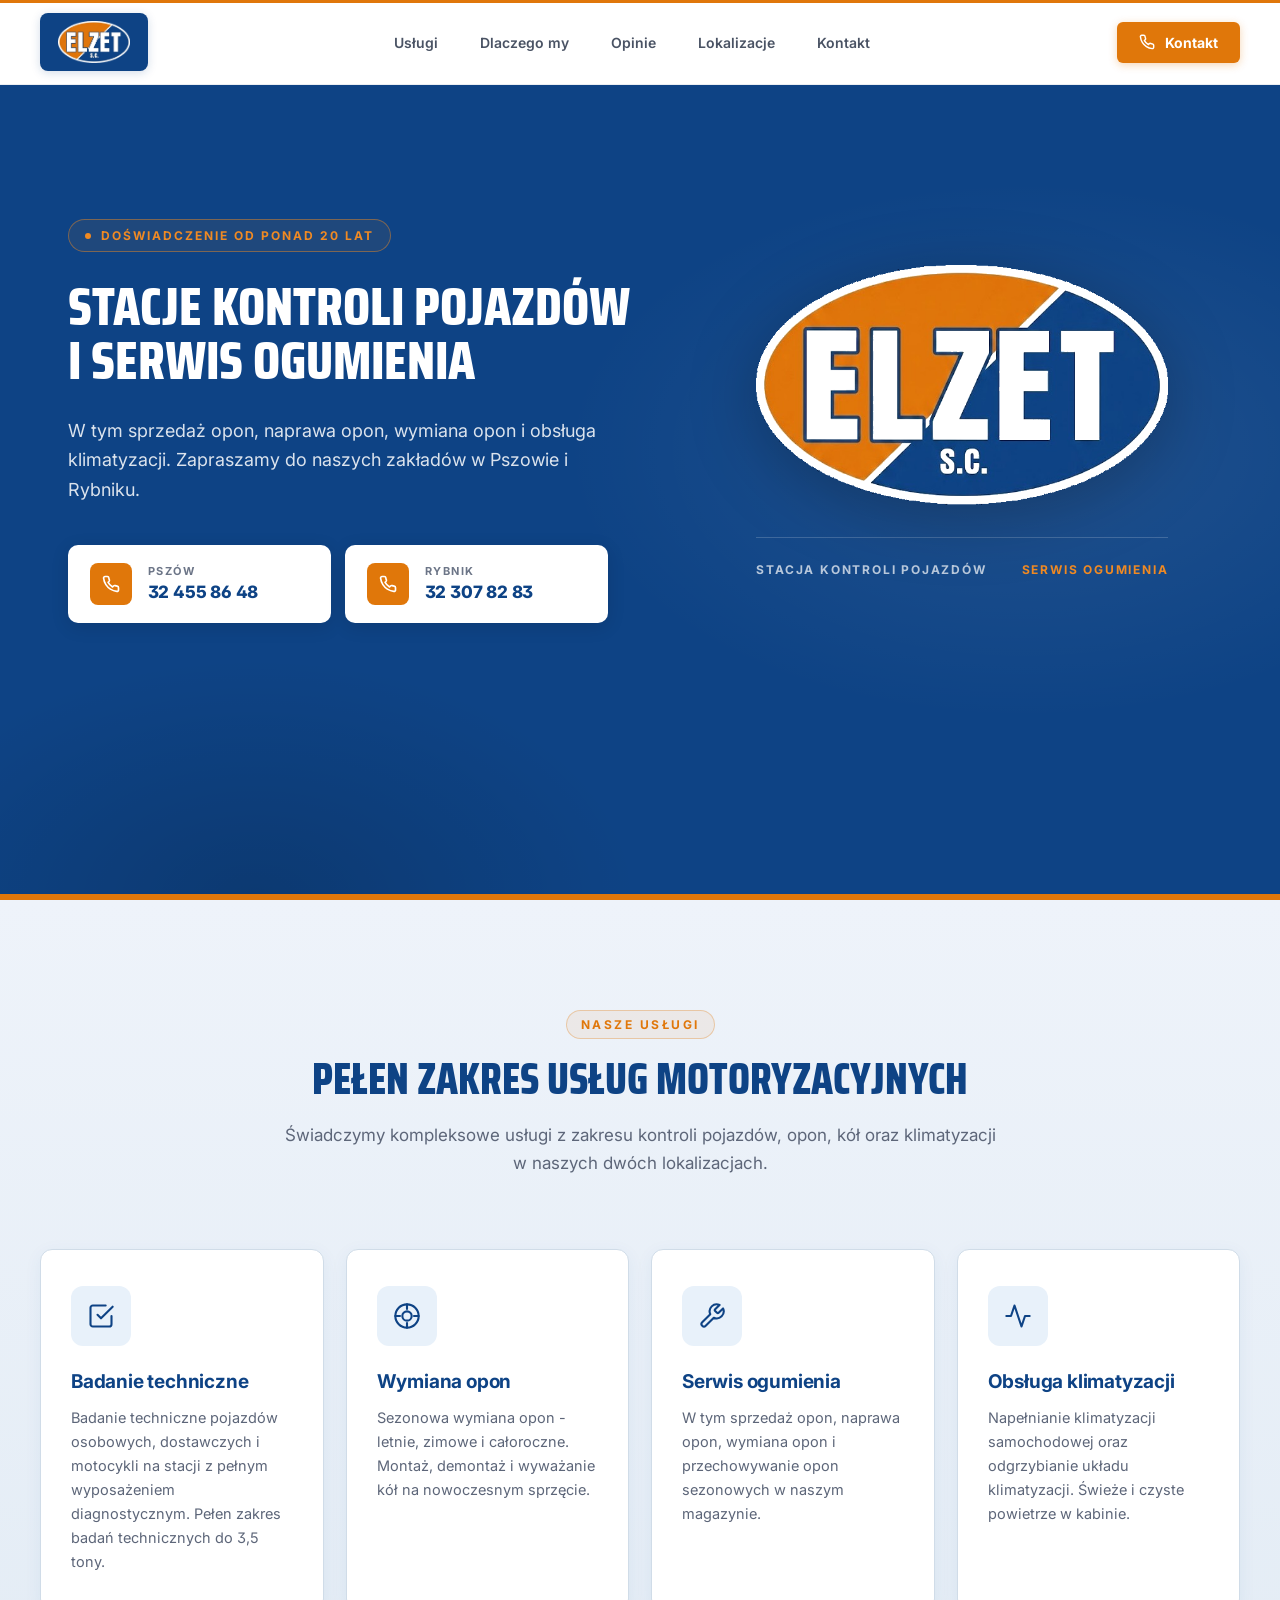
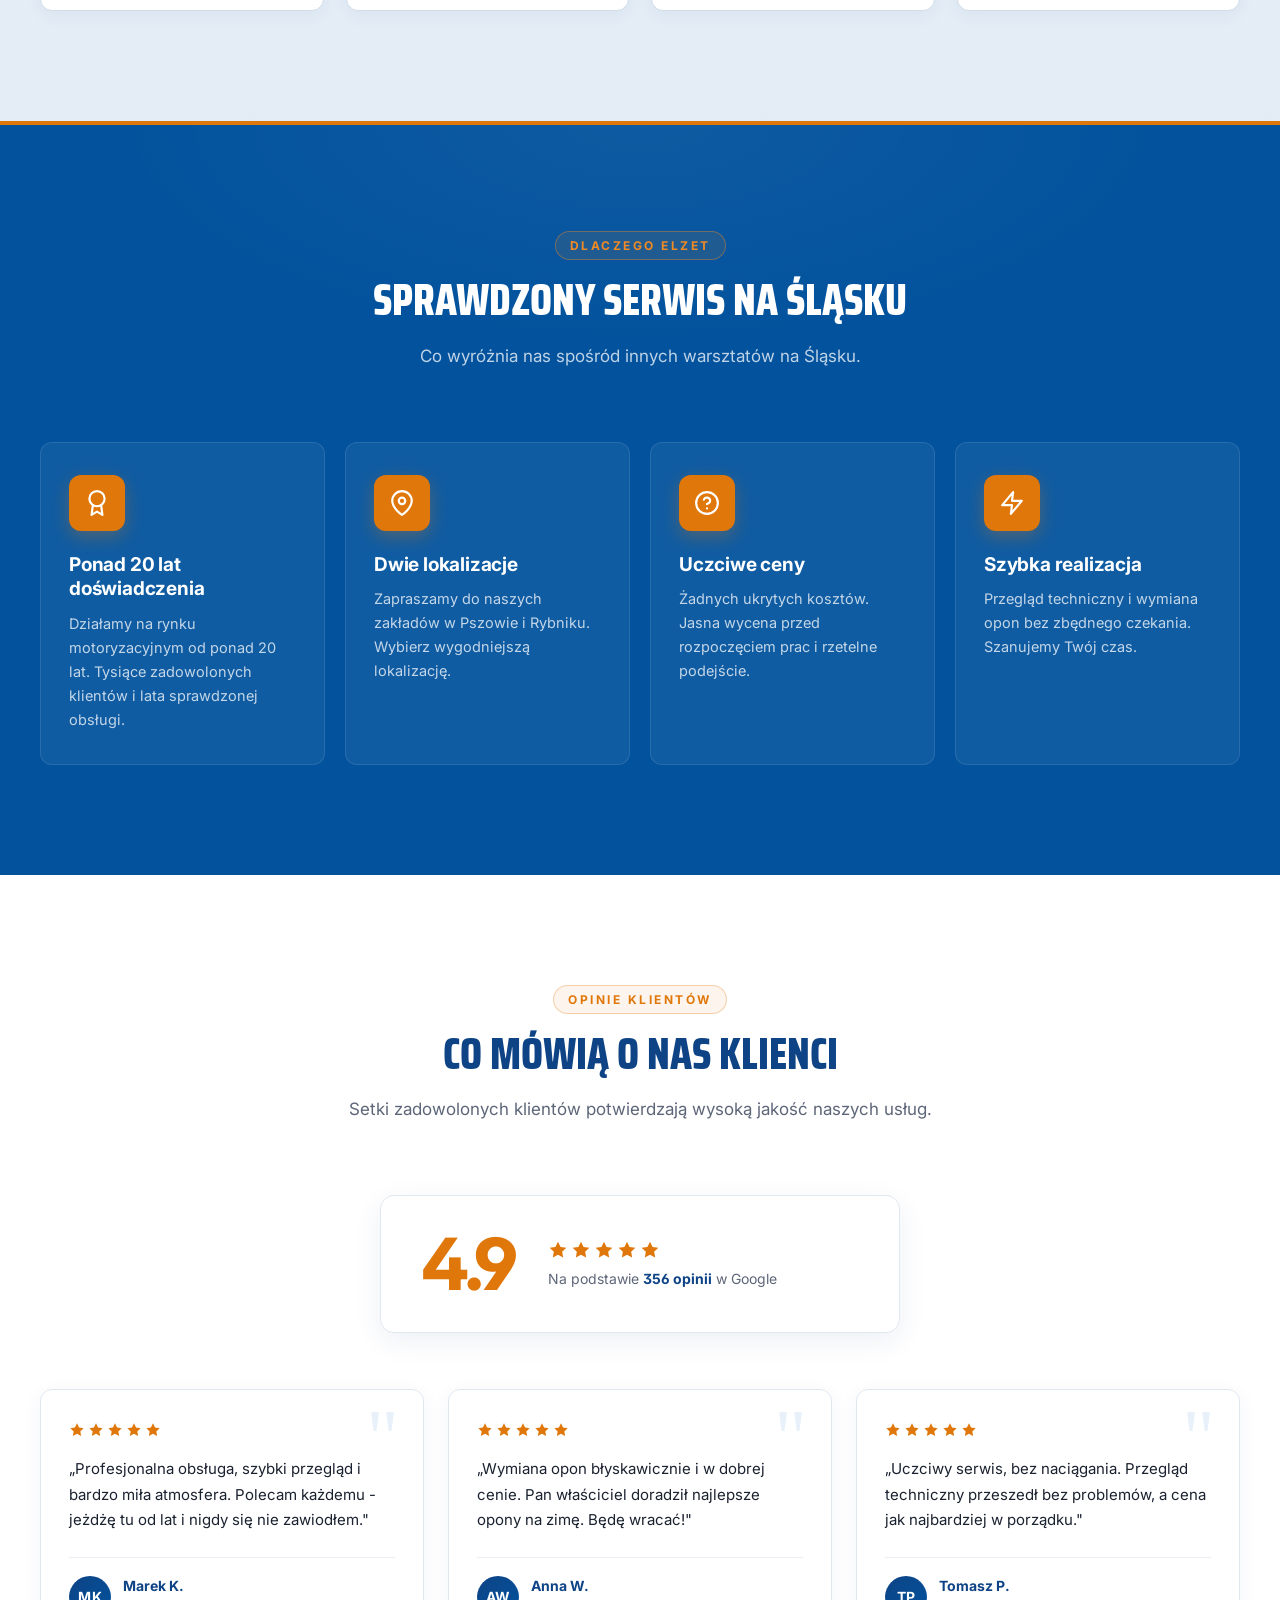
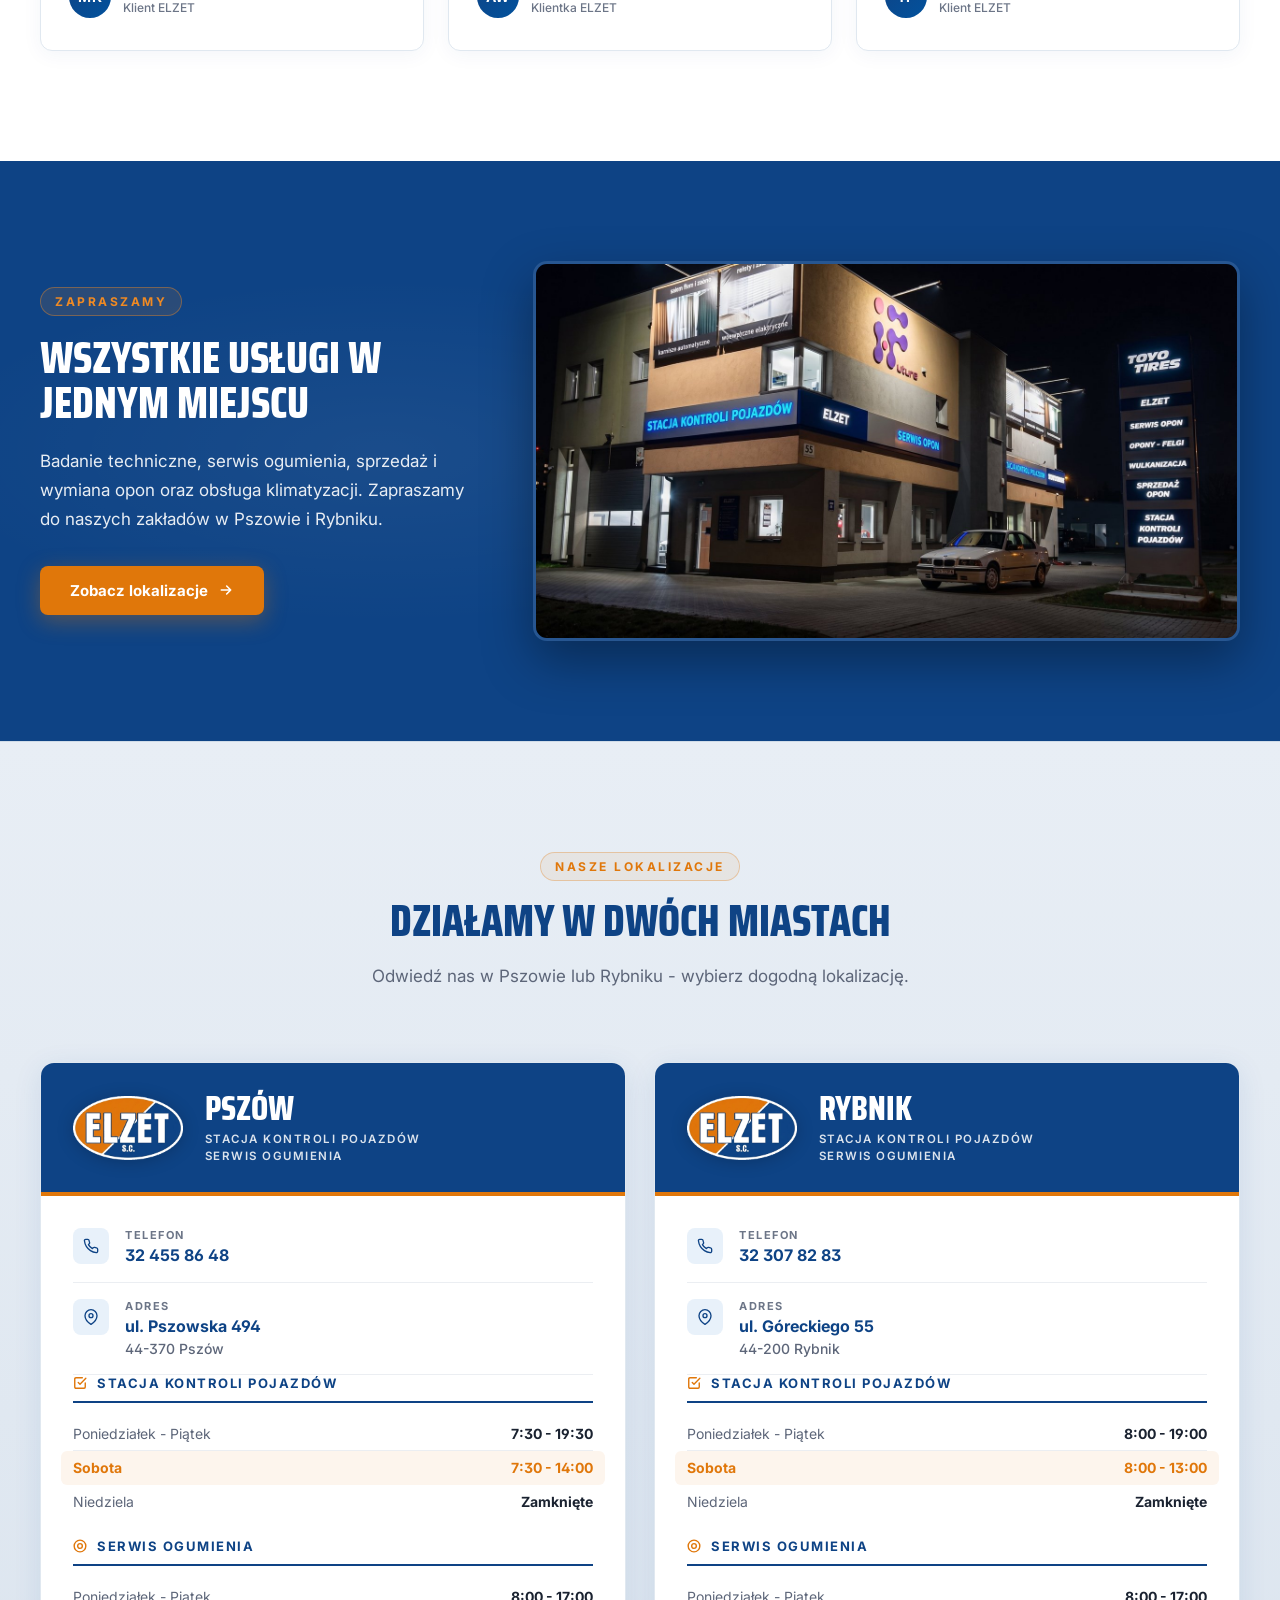
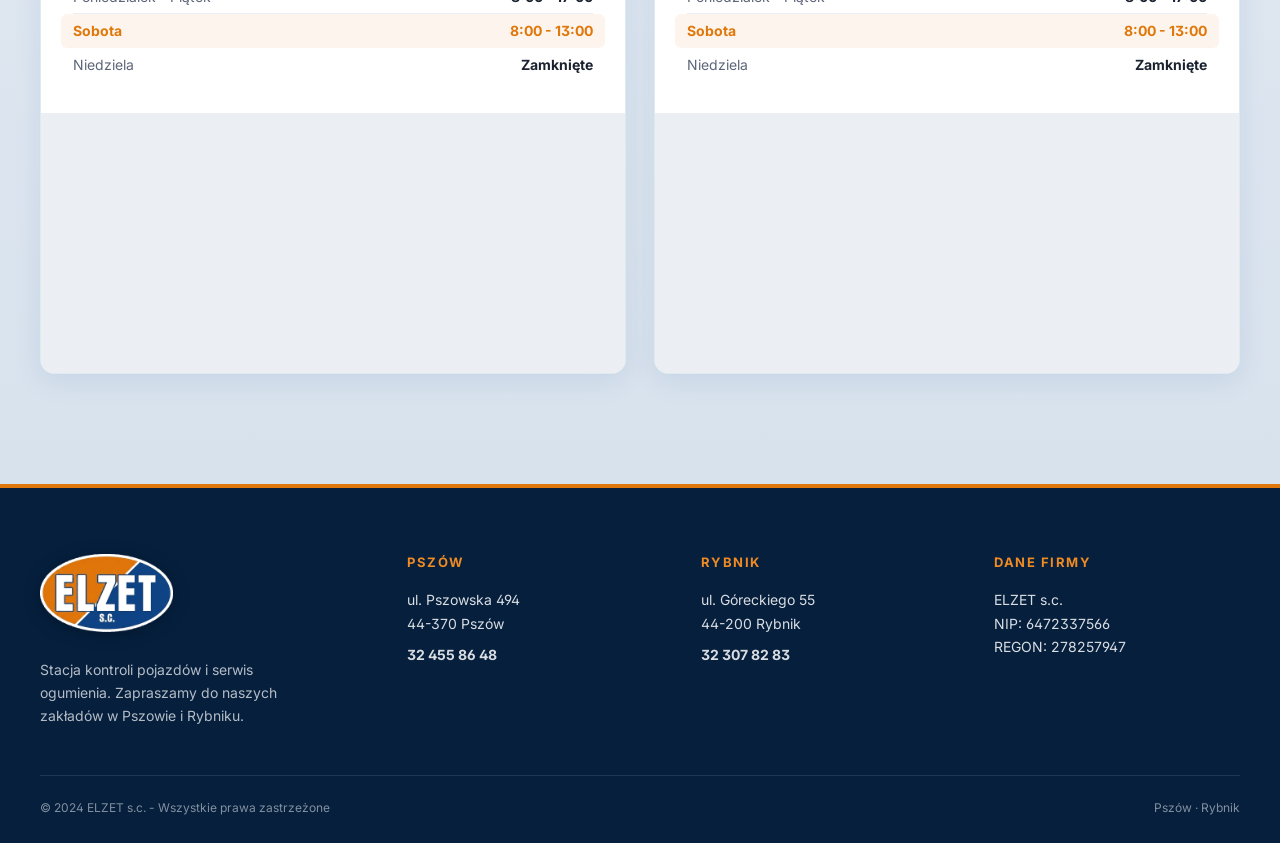
<file: index.html>
<!DOCTYPE html>
<html lang="pl">
<head>
<meta charset="UTF-8">
<meta name="viewport" content="width=device-width, initial-scale=1.0">
<title>ELZET s.c. - Stacja Kontroli Pojazdów i Serwis Ogumienia | Pszów i Rybnik</title>
<meta name="description" content="ELZET - profesjonalna stacja kontroli pojazdów i serwis ogumienia. Dwie lokalizacje: Pszów i Rybnik. Przegląd techniczny, wymiana opon, naprawa kół, obsługa klimatyzacji.">
<meta name="robots" content="index, follow">
<meta name="author" content="ELZET s.c.">
<link rel="canonical" href="https://elzet-serwis.pl/">

<!-- Favicon -->
<link rel="icon" type="image/x-icon" href="/assets/favicon.ico">
<link rel="icon" type="image/png" sizes="32x32" href="/assets/favicon-32x32.png">
<link rel="icon" type="image/png" sizes="16x16" href="/assets/favicon-16x16.png">
<link rel="apple-touch-icon" sizes="180x180" href="/assets/apple-touch-icon.png">
<link rel="manifest" href="/site.webmanifest">
<meta name="theme-color" content="#0E4285">

<!-- Open Graph - jak wygląda link na Facebooku/WhatsApp -->
<meta property="og:type" content="website">
<meta property="og:locale" content="pl_PL">
<meta property="og:url" content="https://elzet-serwis.pl/">
<meta property="og:title" content="ELZET s.c. - Stacja Kontroli Pojazdów i Serwis Ogumienia | Pszów i Rybnik">
<meta property="og:description" content="Profesjonalna stacja kontroli pojazdów i serwis ogumienia. Pszów i Rybnik. Przegląd techniczny, wymiana opon, naprawa kół, klimatyzacja.">
<meta property="og:image" content="https://elzet-serwis.pl/assets/android-chrome-512x512.png">
<meta property="og:site_name" content="ELZET s.c.">

<!-- Geo - dla lokalnego SEO -->
<meta name="geo.region" content="PL-SL">
<meta name="geo.placename" content="Pszów, Rybnik">

<!-- Schema.org - structured data dla Google (lokalna firma) -->
<script type="application/ld+json">
{
  "@context": "https://schema.org",
  "@type": "AutoRepair",
  "name": "ELZET s.c.",
  "description": "Stacja kontroli pojazdów i serwis ogumienia",
  "url": "https://elzet-serwis.pl",
  "telephone": ["+48324558648", "+48323078283"],
  "image": "https://elzet-serwis.pl/assets/android-chrome-512x512.png",
  "priceRange": "$$",
  "location": [
    {
      "@type": "Place",
      "name": "ELZET Pszów",
      "address": {
        "@type": "PostalAddress",
        "streetAddress": "ul. Pszowska 494",
        "addressLocality": "Pszów",
        "postalCode": "44-370",
        "addressCountry": "PL"
      },
      "telephone": "+48324558648"
    },
    {
      "@type": "Place",
      "name": "ELZET Rybnik",
      "address": {
        "@type": "PostalAddress",
        "streetAddress": "ul. Góreckiego 55",
        "addressLocality": "Rybnik",
        "postalCode": "44-200",
        "addressCountry": "PL"
      },
      "telephone": "+48323078283"
    }
  ]
}
</script>

<link rel="preconnect" href="https://fonts.googleapis.com">
<link rel="preconnect" href="https://fonts.gstatic.com" crossorigin>
<link href="https://fonts.googleapis.com/css2?family=Inter:wght@400;500;600;700;800&family=Saira+Condensed:wght@700;800;900&display=swap" rel="stylesheet">
<link rel="stylesheet" href="style.css">
</head>
<body>

<!-- ====== HEADER ====== -->
<header id="header">
  <nav class="container">
    <a href="#" class="logo">
      <div class="logo-container">
        <img src="logo.png" alt="ELZET" class="logo-img">
      </div>
    </a>

    <ul class="nav-links">
      <li><a href="#uslugi">Usługi</a></li>
      <li><a href="#dlaczego">Dlaczego my</a></li>
      <li><a href="#opinie">Opinie</a></li>
      <li><a href="#lokalizacje">Lokalizacje</a></li>
      <li><a href="#kontakt">Kontakt</a></li>
    </ul>

    <a href="#lokalizacje" class="nav-cta">
      <svg width="24" height="24" viewBox="0 0 24 24" fill="none" stroke="currentColor" stroke-width="2.2" stroke-linecap="round" stroke-linejoin="round"><path d="M22 16.92v3a2 2 0 0 1-2.18 2 19.79 19.79 0 0 1-8.63-3.07 19.5 19.5 0 0 1-6-6 19.79 19.79 0 0 1-3.07-8.67A2 2 0 0 1 4.11 2h3a2 2 0 0 1 2 1.72c.127.96.361 1.903.7 2.81a2 2 0 0 1-.45 2.11L8.09 9.91a16 16 0 0 0 6 6l1.27-1.27a2 2 0 0 1 2.11-.45c.907.339 1.85.573 2.81.7A2 2 0 0 1 22 16.92z"/></svg>
      Kontakt
    </a>

    <button class="hamburger" id="hamburger" aria-label="Menu">
      <span></span><span></span><span></span>
    </button>
  </nav>
</header>

<div class="mobile-menu" id="mobileMenu">
  <a href="#uslugi" class="menu-link" onclick="closeMobile()">Usługi</a>
  <a href="#dlaczego" class="menu-link" onclick="closeMobile()">Dlaczego my</a>
  <a href="#opinie" class="menu-link" onclick="closeMobile()">Opinie</a>
  <a href="#lokalizacje" class="menu-link" onclick="closeMobile()">Lokalizacje</a>
  <a href="#kontakt" class="menu-link" onclick="closeMobile()">Kontakt</a>
  <div class="mobile-phones">
    <a href="tel:324558648" class="mobile-phone" onclick="closeMobile()">
      <div class="icon">
        <svg width="24" height="24" viewBox="0 0 24 24" fill="none" stroke="currentColor" stroke-width="2.2" stroke-linecap="round" stroke-linejoin="round"><path d="M22 16.92v3a2 2 0 0 1-2.18 2 19.79 19.79 0 0 1-8.63-3.07 19.5 19.5 0 0 1-6-6 19.79 19.79 0 0 1-3.07-8.67A2 2 0 0 1 4.11 2h3a2 2 0 0 1 2 1.72c.127.96.361 1.903.7 2.81a2 2 0 0 1-.45 2.11L8.09 9.91a16 16 0 0 0 6 6l1.27-1.27a2 2 0 0 1 2.11-.45c.907.339 1.85.573 2.81.7A2 2 0 0 1 22 16.92z"/></svg>
      </div>
      <div>
        <small>Pszów</small>
        <span class="num">32 455 86 48</span>
      </div>
    </a>
    <a href="tel:323078283" class="mobile-phone" onclick="closeMobile()">
      <div class="icon">
        <svg width="24" height="24" viewBox="0 0 24 24" fill="none" stroke="currentColor" stroke-width="2.2" stroke-linecap="round" stroke-linejoin="round"><path d="M22 16.92v3a2 2 0 0 1-2.18 2 19.79 19.79 0 0 1-8.63-3.07 19.5 19.5 0 0 1-6-6 19.79 19.79 0 0 1-3.07-8.67A2 2 0 0 1 4.11 2h3a2 2 0 0 1 2 1.72c.127.96.361 1.903.7 2.81a2 2 0 0 1-.45 2.11L8.09 9.91a16 16 0 0 0 6 6l1.27-1.27a2 2 0 0 1 2.11-.45c.907.339 1.85.573 2.81.7A2 2 0 0 1 22 16.92z"/></svg>
      </div>
      <div>
        <small>Rybnik</small>
        <span class="num">32 307 82 83</span>
      </div>
    </a>
  </div>
</div>

<!-- ====== HERO ====== -->
<section class="hero">
  <div class="container">
    <div class="hero-content">
      <div class="hero-overline">Doświadczenie od ponad 20 lat</div>

      <h1>
        Stacje kontroli pojazdów<br>
        i serwis ogumienia
      </h1>

      <p class="hero-desc">
        W tym sprzedaż opon, naprawa opon, wymiana opon i obsługa klimatyzacji.
        Zapraszamy do naszych zakładów w Pszowie i Rybniku.
      </p>

      <div class="hero-phones">
        <a href="tel:324558648" class="hero-phone">
          <div class="phone-icon">
            <svg width="24" height="24" viewBox="0 0 24 24" fill="none" stroke="currentColor" stroke-width="2.2" stroke-linecap="round" stroke-linejoin="round"><path d="M22 16.92v3a2 2 0 0 1-2.18 2 19.79 19.79 0 0 1-8.63-3.07 19.5 19.5 0 0 1-6-6 19.79 19.79 0 0 1-3.07-8.67A2 2 0 0 1 4.11 2h3a2 2 0 0 1 2 1.72c.127.96.361 1.903.7 2.81a2 2 0 0 1-.45 2.11L8.09 9.91a16 16 0 0 0 6 6l1.27-1.27a2 2 0 0 1 2.11-.45c.907.339 1.85.573 2.81.7A2 2 0 0 1 22 16.92z"/></svg>
          </div>
          <div class="phone-text">
            <span class="phone-city">Pszów</span>
            <span class="phone-number">32 455 86 48</span>
          </div>
        </a>
        <a href="tel:323078283" class="hero-phone">
          <div class="phone-icon">
            <svg width="24" height="24" viewBox="0 0 24 24" fill="none" stroke="currentColor" stroke-width="2.2" stroke-linecap="round" stroke-linejoin="round"><path d="M22 16.92v3a2 2 0 0 1-2.18 2 19.79 19.79 0 0 1-8.63-3.07 19.5 19.5 0 0 1-6-6 19.79 19.79 0 0 1-3.07-8.67A2 2 0 0 1 4.11 2h3a2 2 0 0 1 2 1.72c.127.96.361 1.903.7 2.81a2 2 0 0 1-.45 2.11L8.09 9.91a16 16 0 0 0 6 6l1.27-1.27a2 2 0 0 1 2.11-.45c.907.339 1.85.573 2.81.7A2 2 0 0 1 22 16.92z"/></svg>
          </div>
          <div class="phone-text">
            <span class="phone-city">Rybnik</span>
            <span class="phone-number">32 307 82 83</span>
          </div>
        </a>
      </div>
    </div>

    <div class="hero-visual">
      <div class="hero-visual-card">
        <img src="logo.png" alt="ELZET">
        <div class="visual-tagline">
          <span>Stacja Kontroli Pojazdów</span>
          <strong>Serwis Ogumienia</strong>
        </div>
      </div>
    </div>
  </div>
</section>

<!-- ====== SERVICES ====== -->
<section class="services" id="uslugi">
  <div class="container">
    <div class="section-head reveal">
      <div class="section-label">Nasze usługi</div>
      <h2 class="section-title">Pełen zakres usług motoryzacyjnych</h2>
      <p class="section-subtitle">Świadczymy kompleksowe usługi z zakresu kontroli pojazdów, opon, kół oraz klimatyzacji w naszych dwóch lokalizacjach.</p>
    </div>

    <div class="services-grid">
      <div class="service-card reveal reveal-d-1">
        <div class="service-icon">
          <svg width="24" height="24" viewBox="0 0 24 24" stroke-linecap="round" stroke-linejoin="round">
            <path d="M9 11l3 3L22 4"/>
            <path d="M21 12v7a2 2 0 0 1-2 2H5a2 2 0 0 1-2-2V5a2 2 0 0 1 2-2h11"/>
          </svg>
        </div>
        <h3>Badanie techniczne</h3>
        <p>Badanie techniczne pojazdów osobowych, dostawczych i motocykli na stacji z pełnym wyposażeniem diagnostycznym. Pełen zakres badań technicznych do 3,5 tony.</p>
      </div>

      <div class="service-card reveal reveal-d-2">
        <div class="service-icon">
          <svg width="24" height="24" viewBox="0 0 24 24" stroke-linecap="round" stroke-linejoin="round">
            <circle cx="12" cy="12" r="10"/>
            <circle cx="12" cy="12" r="4"/>
            <line x1="12" y1="2" x2="12" y2="6"/>
            <line x1="12" y1="18" x2="12" y2="22"/>
            <line x1="2" y1="12" x2="6" y2="12"/>
            <line x1="18" y1="12" x2="22" y2="12"/>
          </svg>
        </div>
        <h3>Wymiana opon</h3>
        <p>Sezonowa wymiana opon - letnie, zimowe i całoroczne. Montaż, demontaż i wyważanie kół na nowoczesnym sprzęcie.</p>
      </div>

      <div class="service-card reveal reveal-d-3">
        <div class="service-icon">
          <svg width="24" height="24" viewBox="0 0 24 24" stroke-linecap="round" stroke-linejoin="round">
            <path d="M14.7 6.3a1 1 0 0 0 0 1.4l1.6 1.6a1 1 0 0 0 1.4 0l3.77-3.77a6 6 0 0 1-7.94 7.94l-6.91 6.91a2.12 2.12 0 0 1-3-3l6.91-6.91a6 6 0 0 1 7.94-7.94l-3.76 3.76z"/>
          </svg>
        </div>
        <h3>Serwis ogumienia</h3>
        <p>W tym sprzedaż opon, naprawa opon, wymiana opon i przechowywanie opon sezonowych w naszym magazynie.</p>
      </div>

      <div class="service-card reveal reveal-d-4">
        <div class="service-icon">
          <svg width="24" height="24" viewBox="0 0 24 24" stroke-linecap="round" stroke-linejoin="round">
            <path d="M22 12h-4l-3 9L9 3l-3 9H2"/>
          </svg>
        </div>
        <h3>Obsługa klimatyzacji</h3>
        <p>Napełnianie klimatyzacji samochodowej oraz odgrzybianie układu klimatyzacji. Świeże i czyste powietrze w kabinie.</p>
      </div>
    </div>
  </div>
</section>

<!-- ====== WHY US ====== -->
<section class="why-us" id="dlaczego">
  <div class="container">
    <div class="section-head reveal">
      <div class="section-label">Dlaczego ELZET</div>
      <h2 class="section-title">Sprawdzony serwis na Śląsku</h2>
      <p class="section-subtitle">Co wyróżnia nas spośród innych warsztatów na Śląsku.</p>
    </div>

    <div class="why-grid">
      <div class="why-card reveal reveal-d-1">
        <div class="why-icon">
          <svg width="24" height="24" viewBox="0 0 24 24" stroke-linecap="round" stroke-linejoin="round"><circle cx="12" cy="8" r="7"/><polyline points="8.21 13.89 7 23 12 20 17 23 15.79 13.88"/></svg>
        </div>
        <h3>Ponad 20 lat doświadczenia</h3>
        <p>Działamy na rynku motoryzacyjnym od ponad 20 lat. Tysiące zadowolonych klientów i lata sprawdzonej obsługi.</p>
      </div>

      <div class="why-card reveal reveal-d-2">
        <div class="why-icon">
          <svg width="24" height="24" viewBox="0 0 24 24" stroke-linecap="round" stroke-linejoin="round"><path d="M21 10c0 7-9 13-9 13s-9-6-9-13a9 9 0 0 1 18 0z"/><circle cx="12" cy="10" r="3"/></svg>
        </div>
        <h3>Dwie lokalizacje</h3>
        <p>Zapraszamy do naszych zakładów w Pszowie i Rybniku. Wybierz wygodniejszą lokalizację.</p>
      </div>

      <div class="why-card reveal reveal-d-3">
        <div class="why-icon">
          <svg width="24" height="24" viewBox="0 0 24 24" stroke-linecap="round" stroke-linejoin="round"><circle cx="12" cy="12" r="10"/><path d="M9.09 9a3 3 0 0 1 5.83 1c0 2-3 3-3 3"/><line x1="12" y1="17" x2="12.01" y2="17"/></svg>
        </div>
        <h3>Uczciwe ceny</h3>
        <p>Żadnych ukrytych kosztów. Jasna wycena przed rozpoczęciem prac i rzetelne podejście.</p>
      </div>

      <div class="why-card reveal reveal-d-4">
        <div class="why-icon">
          <svg width="24" height="24" viewBox="0 0 24 24" stroke-linecap="round" stroke-linejoin="round"><polygon points="13 2 3 14 12 14 11 22 21 10 12 10 13 2"/></svg>
        </div>
        <h3>Szybka realizacja</h3>
        <p>Przegląd techniczny i wymiana opon bez zbędnego czekania. Szanujemy Twój czas.</p>
      </div>
    </div>
  </div>
</section>

<!-- ====== REVIEWS ====== -->
<section class="reviews" id="opinie">
  <div class="container">
    <div class="section-head reveal">
      <div class="section-label">Opinie klientów</div>
      <h2 class="section-title">Co mówią o nas klienci</h2>
      <p class="section-subtitle">Setki zadowolonych klientów potwierdzają wysoką jakość naszych usług.</p>
    </div>

    <div class="reviews-summary reveal">
      <div class="summary-score">4.9</div>
      <div class="summary-info">
        <div class="summary-stars">
          <svg width="20" height="20" viewBox="0 0 24 24" fill="currentColor"><path d="M12 2l3.09 6.26L22 9.27l-5 4.87 1.18 6.88L12 17.77l-6.18 3.25L7 14.14 2 9.27l6.91-1.01L12 2z"/></svg>
          <svg width="20" height="20" viewBox="0 0 24 24" fill="currentColor"><path d="M12 2l3.09 6.26L22 9.27l-5 4.87 1.18 6.88L12 17.77l-6.18 3.25L7 14.14 2 9.27l6.91-1.01L12 2z"/></svg>
          <svg width="20" height="20" viewBox="0 0 24 24" fill="currentColor"><path d="M12 2l3.09 6.26L22 9.27l-5 4.87 1.18 6.88L12 17.77l-6.18 3.25L7 14.14 2 9.27l6.91-1.01L12 2z"/></svg>
          <svg width="20" height="20" viewBox="0 0 24 24" fill="currentColor"><path d="M12 2l3.09 6.26L22 9.27l-5 4.87 1.18 6.88L12 17.77l-6.18 3.25L7 14.14 2 9.27l6.91-1.01L12 2z"/></svg>
          <svg width="20" height="20" viewBox="0 0 24 24" fill="currentColor"><path d="M12 2l3.09 6.26L22 9.27l-5 4.87 1.18 6.88L12 17.77l-6.18 3.25L7 14.14 2 9.27l6.91-1.01L12 2z"/></svg>
        </div>
        <div class="summary-text">Na podstawie <strong>356 opinii</strong> w Google</div>
      </div>
    </div>

    <div class="reviews-grid">
      <div class="review-card reveal reveal-d-1">
        <div class="review-stars">
          <svg width="16" height="16" viewBox="0 0 24 24" fill="currentColor"><path d="M12 2l3.09 6.26L22 9.27l-5 4.87 1.18 6.88L12 17.77l-6.18 3.25L7 14.14 2 9.27l6.91-1.01L12 2z"/></svg>
          <svg width="16" height="16" viewBox="0 0 24 24" fill="currentColor"><path d="M12 2l3.09 6.26L22 9.27l-5 4.87 1.18 6.88L12 17.77l-6.18 3.25L7 14.14 2 9.27l6.91-1.01L12 2z"/></svg>
          <svg width="16" height="16" viewBox="0 0 24 24" fill="currentColor"><path d="M12 2l3.09 6.26L22 9.27l-5 4.87 1.18 6.88L12 17.77l-6.18 3.25L7 14.14 2 9.27l6.91-1.01L12 2z"/></svg>
          <svg width="16" height="16" viewBox="0 0 24 24" fill="currentColor"><path d="M12 2l3.09 6.26L22 9.27l-5 4.87 1.18 6.88L12 17.77l-6.18 3.25L7 14.14 2 9.27l6.91-1.01L12 2z"/></svg>
          <svg width="16" height="16" viewBox="0 0 24 24" fill="currentColor"><path d="M12 2l3.09 6.26L22 9.27l-5 4.87 1.18 6.88L12 17.77l-6.18 3.25L7 14.14 2 9.27l6.91-1.01L12 2z"/></svg>
        </div>
        <blockquote>„Profesjonalna obsługa, szybki przegląd i bardzo miła atmosfera. Polecam każdemu - jeżdżę tu od lat i nigdy się nie zawiodłem."</blockquote>
        <div class="review-author">
          <div class="author-avatar">MK</div>
          <div class="author-info">
            <strong>Marek K.</strong>
            <span>Klient ELZET</span>
          </div>
        </div>
      </div>

      <div class="review-card reveal reveal-d-2">
        <div class="review-stars">
          <svg width="16" height="16" viewBox="0 0 24 24" fill="currentColor"><path d="M12 2l3.09 6.26L22 9.27l-5 4.87 1.18 6.88L12 17.77l-6.18 3.25L7 14.14 2 9.27l6.91-1.01L12 2z"/></svg>
          <svg width="16" height="16" viewBox="0 0 24 24" fill="currentColor"><path d="M12 2l3.09 6.26L22 9.27l-5 4.87 1.18 6.88L12 17.77l-6.18 3.25L7 14.14 2 9.27l6.91-1.01L12 2z"/></svg>
          <svg width="16" height="16" viewBox="0 0 24 24" fill="currentColor"><path d="M12 2l3.09 6.26L22 9.27l-5 4.87 1.18 6.88L12 17.77l-6.18 3.25L7 14.14 2 9.27l6.91-1.01L12 2z"/></svg>
          <svg width="16" height="16" viewBox="0 0 24 24" fill="currentColor"><path d="M12 2l3.09 6.26L22 9.27l-5 4.87 1.18 6.88L12 17.77l-6.18 3.25L7 14.14 2 9.27l6.91-1.01L12 2z"/></svg>
          <svg width="16" height="16" viewBox="0 0 24 24" fill="currentColor"><path d="M12 2l3.09 6.26L22 9.27l-5 4.87 1.18 6.88L12 17.77l-6.18 3.25L7 14.14 2 9.27l6.91-1.01L12 2z"/></svg>
        </div>
        <blockquote>„Wymiana opon błyskawicznie i w dobrej cenie. Pan właściciel doradził najlepsze opony na zimę. Będę wracać!"</blockquote>
        <div class="review-author">
          <div class="author-avatar">AW</div>
          <div class="author-info">
            <strong>Anna W.</strong>
            <span>Klientka ELZET</span>
          </div>
        </div>
      </div>

      <div class="review-card reveal reveal-d-3">
        <div class="review-stars">
          <svg width="16" height="16" viewBox="0 0 24 24" fill="currentColor"><path d="M12 2l3.09 6.26L22 9.27l-5 4.87 1.18 6.88L12 17.77l-6.18 3.25L7 14.14 2 9.27l6.91-1.01L12 2z"/></svg>
          <svg width="16" height="16" viewBox="0 0 24 24" fill="currentColor"><path d="M12 2l3.09 6.26L22 9.27l-5 4.87 1.18 6.88L12 17.77l-6.18 3.25L7 14.14 2 9.27l6.91-1.01L12 2z"/></svg>
          <svg width="16" height="16" viewBox="0 0 24 24" fill="currentColor"><path d="M12 2l3.09 6.26L22 9.27l-5 4.87 1.18 6.88L12 17.77l-6.18 3.25L7 14.14 2 9.27l6.91-1.01L12 2z"/></svg>
          <svg width="16" height="16" viewBox="0 0 24 24" fill="currentColor"><path d="M12 2l3.09 6.26L22 9.27l-5 4.87 1.18 6.88L12 17.77l-6.18 3.25L7 14.14 2 9.27l6.91-1.01L12 2z"/></svg>
          <svg width="16" height="16" viewBox="0 0 24 24" fill="currentColor"><path d="M12 2l3.09 6.26L22 9.27l-5 4.87 1.18 6.88L12 17.77l-6.18 3.25L7 14.14 2 9.27l6.91-1.01L12 2z"/></svg>
        </div>
        <blockquote>„Uczciwy serwis, bez naciągania. Przegląd techniczny przeszedł bez problemów, a cena jak najbardziej w porządku."</blockquote>
        <div class="review-author">
          <div class="author-avatar">TP</div>
          <div class="author-info">
            <strong>Tomasz P.</strong>
            <span>Klient ELZET</span>
          </div>
        </div>
      </div>
    </div>
  </div>
</section>

<!-- ====== SHOWCASE ====== -->
<section class="showcase">
  <div class="container">
    <div class="showcase-grid">
      <div class="showcase-content reveal">
        <div class="showcase-label">Zapraszamy</div>
        <h2 class="showcase-title">Wszystkie usługi w jednym miejscu</h2>
        <p class="showcase-text">Badanie techniczne, serwis ogumienia, sprzedaż i wymiana opon oraz obsługa klimatyzacji. Zapraszamy do naszych zakładów w Pszowie i Rybniku.</p>
        <a href="#lokalizacje" class="showcase-cta">
          Zobacz lokalizacje
          <svg width="16" height="16" viewBox="0 0 24 24" fill="none" stroke="currentColor" stroke-width="2.4" stroke-linecap="round" stroke-linejoin="round"><path d="M5 12h14M13 6l6 6-6 6"/></svg>
        </a>
      </div>
      <div class="showcase-image reveal reveal-d-2">
        <img src="rybnik.jpg" alt="Stacja ELZET">
      </div>
    </div>
  </div>
</section>

<!-- ====== LOCATIONS ====== -->
<section class="locations" id="lokalizacje">
  <div class="container">
    <div class="section-head reveal">
      <div class="section-label">Nasze lokalizacje</div>
      <h2 class="section-title">Działamy w dwóch miastach</h2>
      <p class="section-subtitle">Odwiedź nas w Pszowie lub Rybniku - wybierz dogodną lokalizację.</p>
    </div>

    <div class="locations-grid" id="kontakt">
      <!-- PSZÓW -->
      <div class="location-card reveal reveal-d-1">
        <div class="location-header">
          <div class="location-header-logo">
            <img src="logo.png" alt="ELZET">
          </div>
          <div class="location-header-text">
            <div class="city">Pszów</div>
            <div class="service-tags">Stacja Kontroli Pojazdów<br>Serwis Ogumienia</div>
          </div>
        </div>

        <div class="location-body">
          <div class="location-info-row">
            <div class="location-info-icon">
              <svg width="24" height="24" viewBox="0 0 24 24" stroke-linecap="round" stroke-linejoin="round"><path d="M22 16.92v3a2 2 0 0 1-2.18 2 19.79 19.79 0 0 1-8.63-3.07 19.5 19.5 0 0 1-6-6 19.79 19.79 0 0 1-3.07-8.67A2 2 0 0 1 4.11 2h3a2 2 0 0 1 2 1.72c.127.96.361 1.903.7 2.81a2 2 0 0 1-.45 2.11L8.09 9.91a16 16 0 0 0 6 6l1.27-1.27a2 2 0 0 1 2.11-.45c.907.339 1.85.573 2.81.7A2 2 0 0 1 22 16.92z"/></svg>
            </div>
            <div class="location-info-text">
              <span class="label">Telefon</span>
              <a href="tel:324558648" class="value">32 455 86 48</a>
            </div>
          </div>

          <div class="location-info-row">
            <div class="location-info-icon">
              <svg width="24" height="24" viewBox="0 0 24 24" stroke-linecap="round" stroke-linejoin="round"><path d="M21 10c0 7-9 13-9 13s-9-6-9-13a9 9 0 0 1 18 0z"/><circle cx="12" cy="10" r="3"/></svg>
            </div>
            <div class="location-info-text">
              <span class="label">Adres</span>
              <span class="value">ul. Pszowska 494</span>
              <span class="value-secondary">44-370 Pszów</span>
            </div>
          </div>

          <div class="location-hours-block">
            <div class="location-hours-title">
              <svg width="24" height="24" viewBox="0 0 24 24" stroke-linecap="round" stroke-linejoin="round"><path d="M9 11l3 3L22 4"/><path d="M21 12v7a2 2 0 0 1-2 2H5a2 2 0 0 1-2-2V5a2 2 0 0 1 2-2h11"/></svg>
              Stacja kontroli pojazdów
            </div>
            <div class="location-hours-row" data-day="1-5">
              <span class="day">Poniedziałek - Piątek</span>
              <span class="time">7:30 - 19:30</span>
            </div>
            <div class="location-hours-row" data-day="6">
              <span class="day">Sobota</span>
              <span class="time">7:30 - 14:00</span>
            </div>
            <div class="location-hours-row" data-day="0">
              <span class="day">Niedziela</span>
              <span class="time">Zamknięte</span>
            </div>
          </div>

          <div class="location-hours-block">
            <div class="location-hours-title">
              <svg width="24" height="24" viewBox="0 0 24 24" stroke-linecap="round" stroke-linejoin="round"><circle cx="12" cy="12" r="10"/><circle cx="12" cy="12" r="4"/></svg>
              Serwis ogumienia
            </div>
            <div class="location-hours-row" data-day="1-5">
              <span class="day">Poniedziałek - Piątek</span>
              <span class="time">8:00 - 17:00</span>
            </div>
            <div class="location-hours-row" data-day="6">
              <span class="day">Sobota</span>
              <span class="time">8:00 - 13:00</span>
            </div>
            <div class="location-hours-row" data-day="0">
              <span class="day">Niedziela</span>
              <span class="time">Zamknięte</span>
            </div>
          </div>
        </div>

        <div class="location-map">
          <iframe src="https://maps.google.com/maps?q=Pszowska%20494%2C%2044-370%20Psz%C3%B3w&t=&z=16&ie=UTF8&iwloc=&output=embed" loading="lazy"></iframe>
        </div>
      </div>

      <!-- RYBNIK -->
      <div class="location-card reveal reveal-d-2">
        <div class="location-header">
          <div class="location-header-logo">
            <img src="logo.png" alt="ELZET">
          </div>
          <div class="location-header-text">
            <div class="city">Rybnik</div>
            <div class="service-tags">Stacja Kontroli Pojazdów<br>Serwis Ogumienia</div>
          </div>
        </div>

        <div class="location-body">
          <div class="location-info-row">
            <div class="location-info-icon">
              <svg width="24" height="24" viewBox="0 0 24 24" stroke-linecap="round" stroke-linejoin="round"><path d="M22 16.92v3a2 2 0 0 1-2.18 2 19.79 19.79 0 0 1-8.63-3.07 19.5 19.5 0 0 1-6-6 19.79 19.79 0 0 1-3.07-8.67A2 2 0 0 1 4.11 2h3a2 2 0 0 1 2 1.72c.127.96.361 1.903.7 2.81a2 2 0 0 1-.45 2.11L8.09 9.91a16 16 0 0 0 6 6l1.27-1.27a2 2 0 0 1 2.11-.45c.907.339 1.85.573 2.81.7A2 2 0 0 1 22 16.92z"/></svg>
            </div>
            <div class="location-info-text">
              <span class="label">Telefon</span>
              <a href="tel:323078283" class="value">32 307 82 83</a>
            </div>
          </div>

          <div class="location-info-row">
            <div class="location-info-icon">
              <svg width="24" height="24" viewBox="0 0 24 24" stroke-linecap="round" stroke-linejoin="round"><path d="M21 10c0 7-9 13-9 13s-9-6-9-13a9 9 0 0 1 18 0z"/><circle cx="12" cy="10" r="3"/></svg>
            </div>
            <div class="location-info-text">
              <span class="label">Adres</span>
              <span class="value">ul. Góreckiego 55</span>
              <span class="value-secondary">44-200 Rybnik</span>
            </div>
          </div>

          <div class="location-hours-block">
            <div class="location-hours-title">
              <svg width="24" height="24" viewBox="0 0 24 24" stroke-linecap="round" stroke-linejoin="round"><path d="M9 11l3 3L22 4"/><path d="M21 12v7a2 2 0 0 1-2 2H5a2 2 0 0 1-2-2V5a2 2 0 0 1 2-2h11"/></svg>
              Stacja kontroli pojazdów
            </div>
            <div class="location-hours-row" data-day="1-5">
              <span class="day">Poniedziałek - Piątek</span>
              <span class="time">8:00 - 19:00</span>
            </div>
            <div class="location-hours-row" data-day="6">
              <span class="day">Sobota</span>
              <span class="time">8:00 - 13:00</span>
            </div>
            <div class="location-hours-row" data-day="0">
              <span class="day">Niedziela</span>
              <span class="time">Zamknięte</span>
            </div>
          </div>

          <div class="location-hours-block">
            <div class="location-hours-title">
              <svg width="24" height="24" viewBox="0 0 24 24" stroke-linecap="round" stroke-linejoin="round"><circle cx="12" cy="12" r="10"/><circle cx="12" cy="12" r="4"/></svg>
              Serwis ogumienia
            </div>
            <div class="location-hours-row" data-day="1-5">
              <span class="day">Poniedziałek - Piątek</span>
              <span class="time">8:00 - 17:00</span>
            </div>
            <div class="location-hours-row" data-day="6">
              <span class="day">Sobota</span>
              <span class="time">8:00 - 13:00</span>
            </div>
            <div class="location-hours-row" data-day="0">
              <span class="day">Niedziela</span>
              <span class="time">Zamknięte</span>
            </div>
          </div>
        </div>

        <div class="location-map">
          <iframe src="https://maps.google.com/maps?q=G%C3%B3reckiego%2055%2C%2044-200%20Rybnik&t=&z=16&ie=UTF8&iwloc=&output=embed" loading="lazy"></iframe>
        </div>
      </div>
    </div>
  </div>
</section>

<!-- ====== FOOTER ====== -->
<footer>
  <div class="container">
    <div class="footer-grid">
      <div class="footer-brand">
        <img src="logo.png" alt="ELZET s.c.">
        <p>Stacja kontroli pojazdów i serwis ogumienia. Zapraszamy do naszych zakładów w Pszowie i Rybniku.</p>
      </div>

      <div class="footer-col">
        <h4>Pszów</h4>
        <p>ul. Pszowska 494<br>44-370 Pszów</p>
        <a href="tel:324558648" class="footer-phone">32 455 86 48</a>
      </div>

      <div class="footer-col">
        <h4>Rybnik</h4>
        <p>ul. Góreckiego 55<br>44-200 Rybnik</p>
        <a href="tel:323078283" class="footer-phone">32 307 82 83</a>
      </div>

      <div class="footer-col">
        <h4>Dane firmy</h4>
        <p>ELZET s.c.<br>NIP: 6472337566<br>REGON: 278257947</p>
      </div>
    </div>

    <div class="footer-bottom">
      <p>© 2024 ELZET s.c. - Wszystkie prawa zastrzeżone</p>
      <p>Pszów · Rybnik</p>
    </div>
  </div>
</footer>

<script src="script.js"></script>

</body>
</html>
</file>
<file: style.css>
*, *::before, *::after { margin: 0; padding: 0; box-sizing: border-box; }

:root {
  /* Brand blues - #0e4385 is the authentic logo blue */
  --blue: #0e4385;          /* primary - from logo */
  --blue-secondary: #02529d; /* secondary lighter blue */
  --blue-dark: #0a335f;
  --blue-darker: #051f3d;
  --blue-light: #1a6dbc;
  --blue-pale: #e8f1fa;
  --orange: #e0770a;
  --orange-light: #f08a23;
  --orange-dark: #b85f08;

  /* Neutrals */
  --black: #0e131b;
  --dark: #1a2230;
  --gray-900: #2a3344;
  --gray-700: #4a5364;
  --gray-500: #6c7587;
  --gray-400: #8d96a8;
  --gray-300: #b8c0cc;
  --gray-200: #d8dde5;
  --gray-100: #ebeef2;
  --gray-50: #f5f7fa;
  --off-white: #fafbfd;
  --white: #ffffff;

  --text: #1a2230;
  --text-muted: #5d6679;
}

html { scroll-behavior: smooth; }

body {
  font-family: 'Inter', -apple-system, BlinkMacSystemFont, 'Segoe UI', sans-serif;
  color: var(--text);
  background: var(--white);
  overflow-x: hidden;
  -webkit-font-smoothing: antialiased;
  font-feature-settings: "tnum" 0, "ss01";
}

/* SAFETY: prevent SVGs from blowing up if any CSS fails */
svg {
  max-width: 100%;
  max-height: 100%;
  flex-shrink: 0;
  display: inline-block;
  vertical-align: middle;
}
img {
  max-width: 100%;
  height: auto;
}

.container { max-width: 1320px; margin: 0 auto; padding: 0 40px; }

/* ====== ANIMATIONS ====== */
@keyframes fadeUp {
  from { opacity: 0; transform: translateY(20px); }
  to { opacity: 1; transform: translateY(0); }
}
.reveal {
  opacity: 0;
  transform: translateY(20px);
  transition: opacity 0.7s ease, transform 0.7s ease;
}
.reveal.visible {
  opacity: 1;
  transform: translateY(0);
}
.reveal-d-1 { transition-delay: 0.08s; }
.reveal-d-2 { transition-delay: 0.16s; }
.reveal-d-3 { transition-delay: 0.24s; }
.reveal-d-4 { transition-delay: 0.32s; }

/* ====== HEADER / NAV ====== */
header {
  position: fixed;
  top: 0; left: 0; right: 0;
  z-index: 1000;
  background: white;
  border-bottom: 1px solid var(--gray-100);
  transition: box-shadow 0.3s ease, border-color 0.3s ease;
}
header::before {
  content: '';
  position: absolute;
  top: 0; left: 0; right: 0;
  height: 3px;
  background: var(--orange);
  z-index: 1;
}
header.scrolled {
  box-shadow: 0 4px 20px rgba(14, 67, 133, 0.1);
  border-color: transparent;
}

nav {
  display: flex;
  align-items: center;
  justify-content: space-between;
  height: 84px;
}

.logo {
  display: flex;
  align-items: center;
  text-decoration: none;
  transition: opacity 0.2s ease;
}
.logo:hover { opacity: 0.92; }
.logo-container {
  background: var(--blue);
  padding: 8px 18px;
  border-radius: 8px;
  display: flex;
  align-items: center;
  box-shadow: 0 2px 10px rgba(14, 67, 133, 0.18);
}
.logo-img {
  height: 42px;
  width: auto;
  display: block;
}

.nav-links {
  display: flex;
  gap: 6px;
  list-style: none;
}
.nav-links a {
  color: var(--gray-700);
  text-decoration: none;
  font-weight: 600;
  font-size: 14px;
  padding: 10px 18px;
  border-radius: 6px;
  transition: all 0.2s ease;
}
.nav-links a:hover {
  color: var(--blue);
  background: var(--blue-pale);
}

.nav-cta {
  display: inline-flex;
  align-items: center;
  gap: 10px;
  background: var(--orange);
  color: white;
  text-decoration: none;
  padding: 12px 22px;
  border-radius: 6px;
  font-weight: 700;
  font-size: 14px;
  transition: all 0.2s ease;
  box-shadow: 0 2px 8px rgba(224, 119, 10, 0.3);
}
.nav-cta:hover {
  background: var(--orange-dark);
  box-shadow: 0 4px 14px rgba(0, 0, 0, 0.25);
}
.nav-cta svg { width: 16px; height: 16px; }

.hamburger {
  display: none;
  flex-direction: column;
  gap: 5px;
  cursor: pointer;
  background: none;
  border: none;
  padding: 8px;
}
.hamburger span {
  width: 26px;
  height: 2px;
  background: var(--blue);
  border-radius: 2px;
  transition: all 0.3s ease;
}

/* ====== HERO ====== */
.hero {
  min-height: 100vh;
  background: var(--blue);
  color: white;
  position: relative;
  display: flex;
  align-items: center;
  padding-top: 84px;
  overflow: hidden;
}
.hero::before {
  content: '';
  position: absolute;
  inset: 0;
  background:
    radial-gradient(ellipse 60% 50% at 80% 50%, rgba(255, 255, 255, 0.08) 0%, transparent 60%),
    radial-gradient(ellipse 50% 45% at 20% 100%, rgba(0, 0, 0, 0.15) 0%, transparent 60%);
  pointer-events: none;
}

.hero::after {
  content: '';
  position: absolute;
  bottom: 0; left: 0; right: 0;
  height: 6px;
  background: var(--orange);
}

.hero .container {
  display: grid;
  grid-template-columns: 1.15fr 1fr;
  align-items: center;
  gap: 70px;
  position: relative;
  z-index: 2;
  padding-top: 48px;
  padding-bottom: 80px;
}

.hero-content { min-width: 0; }

.hero-overline {
  display: inline-flex;
  align-items: center;
  gap: 10px;
  font-size: 12px;
  font-weight: 700;
  letter-spacing: 2px;
  text-transform: uppercase;
  color: var(--orange-light);
  margin-bottom: 28px;
  padding: 8px 16px;
  border: 1px solid rgba(240, 138, 35, 0.45);
  border-radius: 100px;
  background: rgba(240, 138, 35, 0.08);
  animation: fadeUp 0.7s ease forwards;
}
.hero-overline::before {
  content: '';
  width: 6px;
  height: 6px;
  background: var(--orange-light);
  border-radius: 50%;
}

.hero h1 {
  font-family: 'Saira Condensed', 'Inter', sans-serif;
  
  font-size: clamp(34px, 4.2vw, 62px);
  line-height: 1.0;
  color: white;
  font-weight: 800;
  letter-spacing: 0;
  margin-bottom: 28px;
  text-transform: uppercase;
  animation: fadeUp 0.8s ease 0.1s forwards;
  opacity: 0;
}

.hero-desc {
  font-size: 18px;
  line-height: 1.65;
  color: rgba(255, 255, 255, 0.85);
  max-width: 540px;
  margin-bottom: 40px;
  font-weight: 400;
  animation: fadeUp 0.8s ease 0.25s forwards;
  opacity: 0;
}

/* Two phone call cards in hero */
.hero-phones {
  display: grid;
  grid-template-columns: 1fr 1fr;
  gap: 14px;
  max-width: 540px;
  animation: fadeUp 0.8s ease 0.4s forwards;
  opacity: 0;
}

.hero-phone {
  display: flex;
  align-items: center;
  gap: 16px;
  background: white;
  color: var(--blue);
  text-decoration: none;
  padding: 18px 22px;
  border-radius: 10px;
  transition: all 0.25s ease;
  box-shadow: 0 4px 18px rgba(0, 0, 0, 0.12);
}
.hero-phone:hover {
  transform: translateY(-3px);
  box-shadow: 0 8px 28px rgba(0, 0, 0, 0.2);
}
.hero-phone .phone-icon {
  width: 42px;
  height: 42px;
  background: var(--orange);
  border-radius: 8px;
  display: flex;
  align-items: center;
  justify-content: center;
  flex-shrink: 0;
  overflow: hidden;
}
.hero-phone .phone-icon svg {
  width: 18px;
  height: 18px;
  color: white;
  display: block;
}
.hero-phone .phone-text {
  display: flex;
  flex-direction: column;
  line-height: 1.2;
  min-width: 0;
}
.hero-phone .phone-city {
  font-size: 11px;
  font-weight: 700;
  letter-spacing: 1.5px;
  text-transform: uppercase;
  color: var(--gray-500);
  margin-bottom: 4px;
}
.hero-phone .phone-number {
  font-size: 17px;
  font-weight: 800;
  color: var(--blue);
  letter-spacing: -0.2px;
  white-space: nowrap;
}

/* Hero visual: logo display */
.hero-visual {
  position: relative;
  display: flex;
  align-items: center;
  justify-content: center;
  padding: 20px;
  animation: fadeUp 1s ease 0.3s forwards;
  opacity: 0;
}
.hero-visual-card {
  position: relative;
  width: 100%;
  max-width: 460px;
  padding: 32px 24px;
  text-align: center;
}
.hero-visual-card img {
  width: 100%;
  height: auto;
  display: block;
  filter: drop-shadow(0 12px 32px rgba(0, 0, 0, 0.25));
}
.hero-visual-card .visual-tagline {
  margin-top: 32px;
  padding-top: 24px;
  border-top: 1px solid rgba(255, 255, 255, 0.18);
  display: flex;
  justify-content: space-between;
  align-items: center;
  font-size: 12px;
  font-weight: 700;
  letter-spacing: 1.8px;
  text-transform: uppercase;
  color: rgba(255, 255, 255, 0.7);
}
.hero-visual-card .visual-tagline strong {
  color: var(--orange-light);
  font-weight: 700;
}

/* ====== SECTION COMMON ====== */
section { padding: 110px 0; }

.section-head {
  text-align: center;
  max-width: 720px;
  margin: 0 auto 72px;
}
.section-label {
  display: inline-flex;
  align-items: center;
  gap: 10px;
  font-size: 12px;
  font-weight: 700;
  letter-spacing: 2.5px;
  text-transform: uppercase;
  color: var(--orange);
  margin-bottom: 18px;
  padding: 6px 14px;
  border: 1px solid rgba(224, 119, 10, 0.3);
  background: rgba(224, 119, 10, 0.07);
  border-radius: 100px;
}

.section-title {
  font-family: 'Saira Condensed', 'Inter', sans-serif;
  
  font-size: clamp(28px, 3.4vw, 44px);
  line-height: 1.05;
  letter-spacing: 0;
  color: var(--blue);
  font-weight: 800;
  text-transform: uppercase;
}
.section-subtitle {
  font-size: 17px;
  line-height: 1.65;
  color: var(--text-muted);
  margin-top: 18px;
}

/* ====== SERVICES ====== */
.services {
  background: linear-gradient(180deg, #eef3fa 0%, #e3ecf5 100%);
  position: relative;
}

.services-grid {
  display: grid;
  grid-template-columns: repeat(4, 1fr);
  gap: 22px;
}

.service-card {
  background: var(--white);
  padding: 36px 30px;
  border: 1px solid #d0dce8;
  border-radius: 12px;
  transition: all 0.3s ease;
  position: relative;
  overflow: hidden;
  box-shadow: 0 4px 18px rgba(2, 82, 157, 0.06);
}
.service-card:hover {
  transform: translateY(-6px);
  border-color: transparent;
  box-shadow: 0 18px 48px rgba(2, 82, 157, 0.18);
}
.service-card::before {
  content: '';
  position: absolute;
  top: 0; left: 0;
  width: 4px;
  height: 100%;
  background: var(--orange);
  transform: scaleY(0);
  transform-origin: top;
  transition: transform 0.4s cubic-bezier(0.16, 1, 0.3, 1);
}
.service-card:hover::before { transform: scaleY(1); }

.service-icon {
  width: 60px;
  height: 60px;
  background: var(--blue-pale);
  border-radius: 12px;
  display: flex;
  align-items: center;
  justify-content: center;
  margin-bottom: 24px;
  transition: all 0.3s ease;
}
.service-card:hover .service-icon {
  background: var(--blue);
}
.service-icon svg {
  width: 28px;
  height: 28px;
  stroke: var(--blue);
  fill: none;
  stroke-width: 1.8;
  transition: stroke 0.3s ease;
}
.service-card:hover .service-icon svg {
  stroke: white;
}

.service-card h3 {
  font-size: 19px;
  font-weight: 700;
  color: var(--blue);
  margin-bottom: 12px;
  line-height: 1.3;
  letter-spacing: -0.2px;
}
.service-card p {
  font-size: 14.5px;
  line-height: 1.65;
  color: var(--text-muted);
}

/* ====== WHY US ====== */
.why-us {
  background: var(--blue-secondary);
  position: relative;
  color: white;
  overflow: hidden;
}
.why-us::before {
  content: '';
  position: absolute;
  inset: 0;
  background: radial-gradient(ellipse 70% 50% at 50% 0%, rgba(255, 255, 255, 0.05) 0%, transparent 60%);
  pointer-events: none;
}
.why-us::after {
  content: '';
  position: absolute;
  top: 0; left: 0; right: 0;
  height: 4px;
  background: var(--orange);
}
.why-us .container { position: relative; z-index: 2; }

.why-us .section-label {
  color: var(--orange-light);
  border-color: rgba(240, 138, 35, 0.4);
  background: rgba(240, 138, 35, 0.1);
}
.why-us .section-title { color: white; }
.why-us .section-subtitle { color: rgba(255, 255, 255, 0.75); }

.why-grid {
  display: grid;
  grid-template-columns: repeat(4, 1fr);
  gap: 20px;
}

.why-card {
  background: rgba(255, 255, 255, 0.06);
  border: 1px solid rgba(255, 255, 255, 0.1);
  border-radius: 12px;
  padding: 32px 28px;
  transition: all 0.3s ease;
}
.why-card:hover {
  background: rgba(255, 255, 255, 0.1);
  border-color: rgba(240, 138, 35, 0.3);
  transform: translateY(-4px);
}

.why-icon {
  width: 56px;
  height: 56px;
  background: var(--orange);
  border-radius: 12px;
  display: flex;
  align-items: center;
  justify-content: center;
  margin-bottom: 22px;
  box-shadow: 0 6px 18px rgba(224, 119, 10, 0.3);
}
.why-icon svg {
  width: 26px;
  height: 26px;
  stroke: white;
  fill: none;
  stroke-width: 2;
}

.why-card h3 {
  font-size: 19px;
  font-weight: 700;
  color: white;
  margin-bottom: 10px;
  line-height: 1.3;
  letter-spacing: -0.2px;
}
.why-card p {
  font-size: 14.5px;
  line-height: 1.65;
  color: rgba(255, 255, 255, 0.75);
}

/* ====== REVIEWS ====== */
.reviews {
  background: #ffffff;
  position: relative;
}

.reviews-summary {
  display: flex;
  align-items: center;
  justify-content: center;
  gap: 32px;
  margin: 0 auto 56px;
  padding: 32px 40px;
  background: white;
  border: 1px solid #e0e8f0;
  border-radius: 14px;
  max-width: 520px;
  box-shadow: 0 8px 28px rgba(14, 67, 133, 0.08);
}
.summary-score {
  font-size: 72px;
  font-weight: 800;
  color: var(--orange);
  line-height: 1;
  letter-spacing: -2px;
}
.summary-info {
  flex: 1;
}
.summary-stars {
  display: flex;
  gap: 3px;
  color: var(--orange);
  margin-bottom: 8px;
}
.summary-text {
  font-size: 14px;
  color: var(--text-muted);
  line-height: 1.5;
}
.summary-text strong {
  color: var(--blue);
  font-weight: 700;
}

.reviews-grid {
  display: grid;
  grid-template-columns: repeat(3, 1fr);
  gap: 24px;
}

.review-card {
  background: white;
  padding: 32px 28px;
  border: 1px solid #e0e8f0;
  border-radius: 12px;
  position: relative;
  transition: all 0.3s ease;
  box-shadow: 0 4px 20px rgba(14, 67, 133, 0.05);
}
.review-card:hover {
  transform: translateY(-4px);
  box-shadow: 0 12px 32px rgba(14, 67, 133, 0.12);
  border-color: rgba(224, 119, 10, 0.3);
}
.review-card::before {
  content: '"';
  position: absolute;
  top: 8px;
  right: 24px;
  font-family: Georgia, serif;
  font-size: 80px;
  color: var(--blue-pale);
  line-height: 1;
  pointer-events: none;
}

.review-stars {
  display: flex;
  gap: 3px;
  color: var(--orange);
  margin-bottom: 18px;
  position: relative;
  z-index: 1;
}

.review-card blockquote {
  font-size: 15px;
  line-height: 1.7;
  color: var(--text);
  margin-bottom: 24px;
  
  position: relative;
  z-index: 1;
}

.review-author {
  display: flex;
  align-items: center;
  gap: 12px;
  padding-top: 18px;
  border-top: 1px solid var(--gray-100);
}
.author-avatar {
  width: 42px;
  height: 42px;
  background: linear-gradient(135deg, var(--blue), var(--blue-secondary));
  color: white;
  border-radius: 50%;
  display: flex;
  align-items: center;
  justify-content: center;
  font-weight: 700;
  font-size: 14px;
  letter-spacing: 0.5px;
  flex-shrink: 0;
}
.author-info { line-height: 1.3; }
.author-info strong {
  color: var(--blue);
  font-weight: 700;
  font-size: 14px;
  display: block;
}
.author-info span {
  color: var(--gray-500);
  font-size: 12px;
  font-weight: 500;
}

/* ====== SHOWCASE ====== */
.showcase {
  position: relative;
  padding: 100px 0;
  overflow: hidden;
  background: var(--blue);
}
.showcase::before {
  content: '';
  position: absolute;
  inset: 0;
  background: radial-gradient(ellipse 60% 50% at 30% 50%, rgba(255, 255, 255, 0.05) 0%, transparent 60%);
  pointer-events: none;
}
.showcase .container { position: relative; z-index: 2; }

.showcase-grid {
  display: grid;
  grid-template-columns: 0.85fr 1.35fr;
  align-items: center;
  gap: 48px;
}

.showcase-content { color: white; }
.showcase-label {
  display: inline-flex;
  align-items: center;
  gap: 8px;
  font-size: 12px;
  font-weight: 700;
  letter-spacing: 2.5px;
  text-transform: uppercase;
  color: var(--orange-light);
  margin-bottom: 20px;
  padding: 6px 14px;
  border: 1px solid rgba(240, 138, 35, 0.4);
  background: rgba(240, 138, 35, 0.12);
  border-radius: 100px;
}
.showcase-title {
  font-family: 'Saira Condensed', 'Inter', sans-serif;
  font-size: clamp(28px, 3.4vw, 44px);
  font-weight: 800;
  text-transform: uppercase;
  line-height: 1.05;
  margin-bottom: 20px;
}
.showcase-text {
  font-size: 17px;
  line-height: 1.7;
  color: rgba(255, 255, 255, 0.9);
  margin-bottom: 32px;
}
.showcase-cta {
  display: inline-flex;
  align-items: center;
  gap: 10px;
  background: var(--orange);
  color: white;
  text-decoration: none;
  padding: 15px 30px;
  border-radius: 8px;
  font-weight: 700;
  font-size: 15px;
  transition: all 0.25s ease;
  box-shadow: 0 6px 22px rgba(224, 119, 10, 0.35);
}
.showcase-cta:hover {
  background: var(--orange-dark);
  transform: translateY(-2px);
  box-shadow: 0 10px 28px rgba(224, 119, 10, 0.45);
}

.showcase-image {
  position: relative;
  border-radius: 14px;
  overflow: hidden;
  box-shadow: 0 20px 50px rgba(0, 0, 0, 0.35);
  border: 3px solid rgba(255, 255, 255, 0.1);
}
.showcase-image img {
  width: 100%;
  height: 100%;
  object-fit: cover;
  display: block;
}

/* ====== LOCATIONS ====== */
.locations {
  background: linear-gradient(180deg, #e8eef5 0%, #d8e2ed 100%);
  position: relative;
  border-top: 1px solid #d0dce8;
}

.locations-grid {
  display: grid;
  grid-template-columns: 1fr 1fr;
  gap: 28px;
}

.location-card {
  background: var(--white);
  border-radius: 14px;
  overflow: hidden;
  box-shadow: 0 6px 28px rgba(2, 82, 157, 0.1);
  border: 1px solid #e0e8f0;
  transition: all 0.3s ease;
  display: flex;
  flex-direction: column;
}
.location-card:hover {
  transform: translateY(-4px);
  box-shadow: 0 12px 40px rgba(2, 82, 157, 0.15);
}

.location-header {
  background: var(--blue);
  padding: 28px 32px;
  color: white;
  display: flex;
  align-items: center;
  gap: 22px;
  border-bottom: 4px solid var(--orange);
}
.location-header-logo {
  flex-shrink: 0;
  display: flex;
  align-items: center;
}
.location-header-logo img {
  height: 64px;
  width: auto;
  display: block;
  filter: drop-shadow(0 2px 8px rgba(0, 0, 0, 0.2));
}
.location-header-text {
  flex: 1;
  min-width: 0;
}
.location-header-text .city {
  font-family: 'Saira Condensed', 'Inter', sans-serif;
  
  font-size: 34px;
  font-weight: 800;
  letter-spacing: 0;
  line-height: 1;
  margin-bottom: 6px;
  text-transform: uppercase;
}
.location-header-text .service-tags {
  font-size: 11.5px;
  letter-spacing: 1.5px;
  text-transform: uppercase;
  color: rgba(255, 255, 255, 0.85);
  font-weight: 600;
  line-height: 1.4;
}

.location-body { padding: 32px; }

.location-info-row {
  display: flex;
  align-items: flex-start;
  gap: 16px;
  padding: 16px 0;
  border-bottom: 1px solid var(--gray-100);
}
.location-info-row:first-child { padding-top: 0; }
.location-info-row:last-of-type { border-bottom: 1px solid var(--gray-100); margin-bottom: 24px; }

.location-info-icon {
  width: 36px;
  height: 36px;
  background: var(--blue-pale);
  border-radius: 8px;
  display: flex;
  align-items: center;
  justify-content: center;
  flex-shrink: 0;
}
.location-info-icon svg {
  width: 16px;
  height: 16px;
  stroke: var(--blue);
  fill: none;
  stroke-width: 2;
}
.location-info-text { flex: 1; min-width: 0; }
.location-info-text .label {
  font-size: 11px;
  font-weight: 700;
  letter-spacing: 1.5px;
  text-transform: uppercase;
  color: var(--gray-500);
  margin-bottom: 3px;
  display: block;
}
.location-info-text .value {
  font-size: 16px;
  color: var(--blue);
  font-weight: 700;
  text-decoration: none;
  line-height: 1.35;
  display: block;
  transition: color 0.2s;
}
.location-info-text a.value:hover { color: var(--orange); }
.location-info-text .value-secondary {
  font-size: 14px;
  color: var(--text-muted);
  font-weight: 500;
  margin-top: 2px;
}

.location-hours-block {
  margin-bottom: 20px;
}
.location-hours-block:last-child { margin-bottom: 0; }

.location-hours-title {
  display: flex;
  align-items: center;
  gap: 10px;
  font-size: 13px;
  font-weight: 700;
  letter-spacing: 1.5px;
  text-transform: uppercase;
  color: var(--blue);
  margin-bottom: 14px;
  padding-bottom: 10px;
  border-bottom: 2px solid var(--blue);
}
.location-hours-title svg {
  width: 14px; height: 14px;
  stroke: var(--orange);
  fill: none;
  stroke-width: 2.4;
}

.location-hours-row {
  display: flex;
  justify-content: space-between;
  align-items: center;
  padding: 8px 0;
  font-size: 14px;
  border-bottom: 1px solid var(--gray-100);
}
.location-hours-row:last-child { border-bottom: none; }
.location-hours-row .day { color: var(--text-muted); }
.location-hours-row .time { color: var(--text); font-weight: 700; }

.location-hours-row.today {
  background: rgba(224, 119, 10, 0.07);
  padding: 8px 12px;
  margin: 0 -12px;
  border-radius: 6px;
  border-bottom-color: transparent;
}
.location-hours-row.today .day { color: var(--orange); font-weight: 700; }
.location-hours-row.today .time { color: var(--orange); }

.location-map {
  height: 260px;
  width: 100%;
  background: var(--gray-100);
  overflow: hidden;
  border-top: 1px solid var(--gray-100);
}
.location-map iframe {
  width: 100%;
  height: 100%;
  border: none;
}

/* ====== FOOTER ====== */
footer {
  background: var(--blue-darker);
  color: white;
  padding: 70px 0 28px;
  position: relative;
}
footer::before {
  content: '';
  position: absolute;
  top: 0; left: 0; right: 0;
  height: 4px;
  background: var(--orange);
}
.footer-grid {
  display: grid;
  grid-template-columns: 1.3fr 1fr 1fr 1fr;
  gap: 48px;
  margin-bottom: 48px;
}
.footer-brand img {
  height: 78px;
  width: auto;
  margin-bottom: 22px;
  filter: drop-shadow(0 2px 8px rgba(0, 0, 0, 0.25));
}
.footer-brand p {
  font-size: 14px;
  color: rgba(255, 255, 255, 0.7);
  line-height: 1.65;
  max-width: 280px;
}

.footer-col h4 {
  font-size: 13px;
  font-weight: 700;
  letter-spacing: 1.5px;
  text-transform: uppercase;
  color: var(--orange-light);
  margin-bottom: 18px;
}
.footer-col p, .footer-col a {
  font-size: 14px;
  color: rgba(255, 255, 255, 0.85);
  text-decoration: none;
  line-height: 1.7;
  display: block;
  transition: color 0.2s;
}
.footer-col a:hover { color: var(--orange-light); }
.footer-col .footer-phone {
  font-weight: 700;
  margin-top: 8px;
}

.footer-bottom {
  border-top: 1px solid rgba(255, 255, 255, 0.1);
  padding-top: 24px;
  display: flex;
  justify-content: space-between;
  align-items: center;
  flex-wrap: wrap;
  gap: 12px;
}
.footer-bottom p {
  font-size: 12px;
  color: rgba(255, 255, 255, 0.5);
}

/* Mobile menu — hidden by default (always), only visible when .open inside mobile media */
.mobile-menu { display: none; }

/* ====== MOBILE ====== */
@media (max-width: 1100px) {
  .services-grid { grid-template-columns: repeat(2, 1fr); }
  .why-grid { grid-template-columns: repeat(2, 1fr); }
  .reviews-grid { grid-template-columns: repeat(2, 1fr); }
  .footer-grid { grid-template-columns: 1fr 1fr; gap: 36px; }
}

@media (max-width: 900px) {
  .nav-links { display: none; }
  .nav-cta { display: none; }
  .hamburger { display: flex; }

  .mobile-menu {
    position: fixed;
    top: 84px;
    left: 0; right: 0; bottom: 0;
    background: white;
    z-index: 999;
    padding: 28px;
    overflow-y: auto;
  }
  .mobile-menu.open { display: block; }
  .mobile-menu a.menu-link {
    display: block;
    color: var(--blue);
    text-decoration: none;
    font-size: 18px;
    font-weight: 700;
    padding: 16px 0;
    border-bottom: 1px solid var(--gray-100);
  }
  .mobile-menu a.menu-link:hover { color: var(--orange); }
  .mobile-menu .mobile-phones {
    margin-top: 24px;
    padding-top: 24px;
    border-top: 2px solid var(--orange);
  }
  .mobile-menu .mobile-phone {
    display: flex;
    align-items: center;
    gap: 14px;
    color: var(--blue);
    text-decoration: none;
    padding: 14px;
    background: var(--blue-pale);
    border-radius: 8px;
    margin-bottom: 10px;
  }
  .mobile-menu .mobile-phone .icon {
    width: 38px;
    height: 38px;
    background: var(--orange);
    border-radius: 8px;
    display: flex;
    align-items: center;
    justify-content: center;
    flex-shrink: 0;
  }
  .mobile-menu .mobile-phone .icon svg { width: 16px; height: 16px; color: white; }
  .mobile-menu .mobile-phone small {
    display: block;
    font-size: 11px;
    color: var(--gray-500);
    letter-spacing: 1.5px;
    text-transform: uppercase;
    margin-bottom: 2px;
    font-weight: 700;
  }
  .mobile-menu .mobile-phone .num {
    font-size: 17px;
    font-weight: 800;
    color: var(--blue);
  }

  .hero .container { grid-template-columns: 1fr; gap: 40px; }
  .showcase-grid { grid-template-columns: 1fr; gap: 36px; }
  .hero-visual { display: none; }
  .locations-grid { grid-template-columns: 1fr; }
  .footer-grid { grid-template-columns: 1fr; }
}

@media (max-width: 600px) {
  .container { padding: 0 22px; }
  .hero h1 { font-size: 32px; }
  .hero-phones { grid-template-columns: 1fr; }
  section { padding: 70px 0; }
  .services-grid { grid-template-columns: 1fr; }
  .why-grid { grid-template-columns: 1fr; }
  .reviews-grid { grid-template-columns: 1fr; }
  .reviews-summary { gap: 20px; padding: 24px; }
  .summary-score { font-size: 56px; }
  .location-body { padding: 24px; }
  .location-header { padding: 20px; gap: 14px; }
  .location-header-logo img { height: 48px; }
  .location-header-text .city { font-size: 26px; }
  .showcase { padding: 70px 0; }
}
</file>
